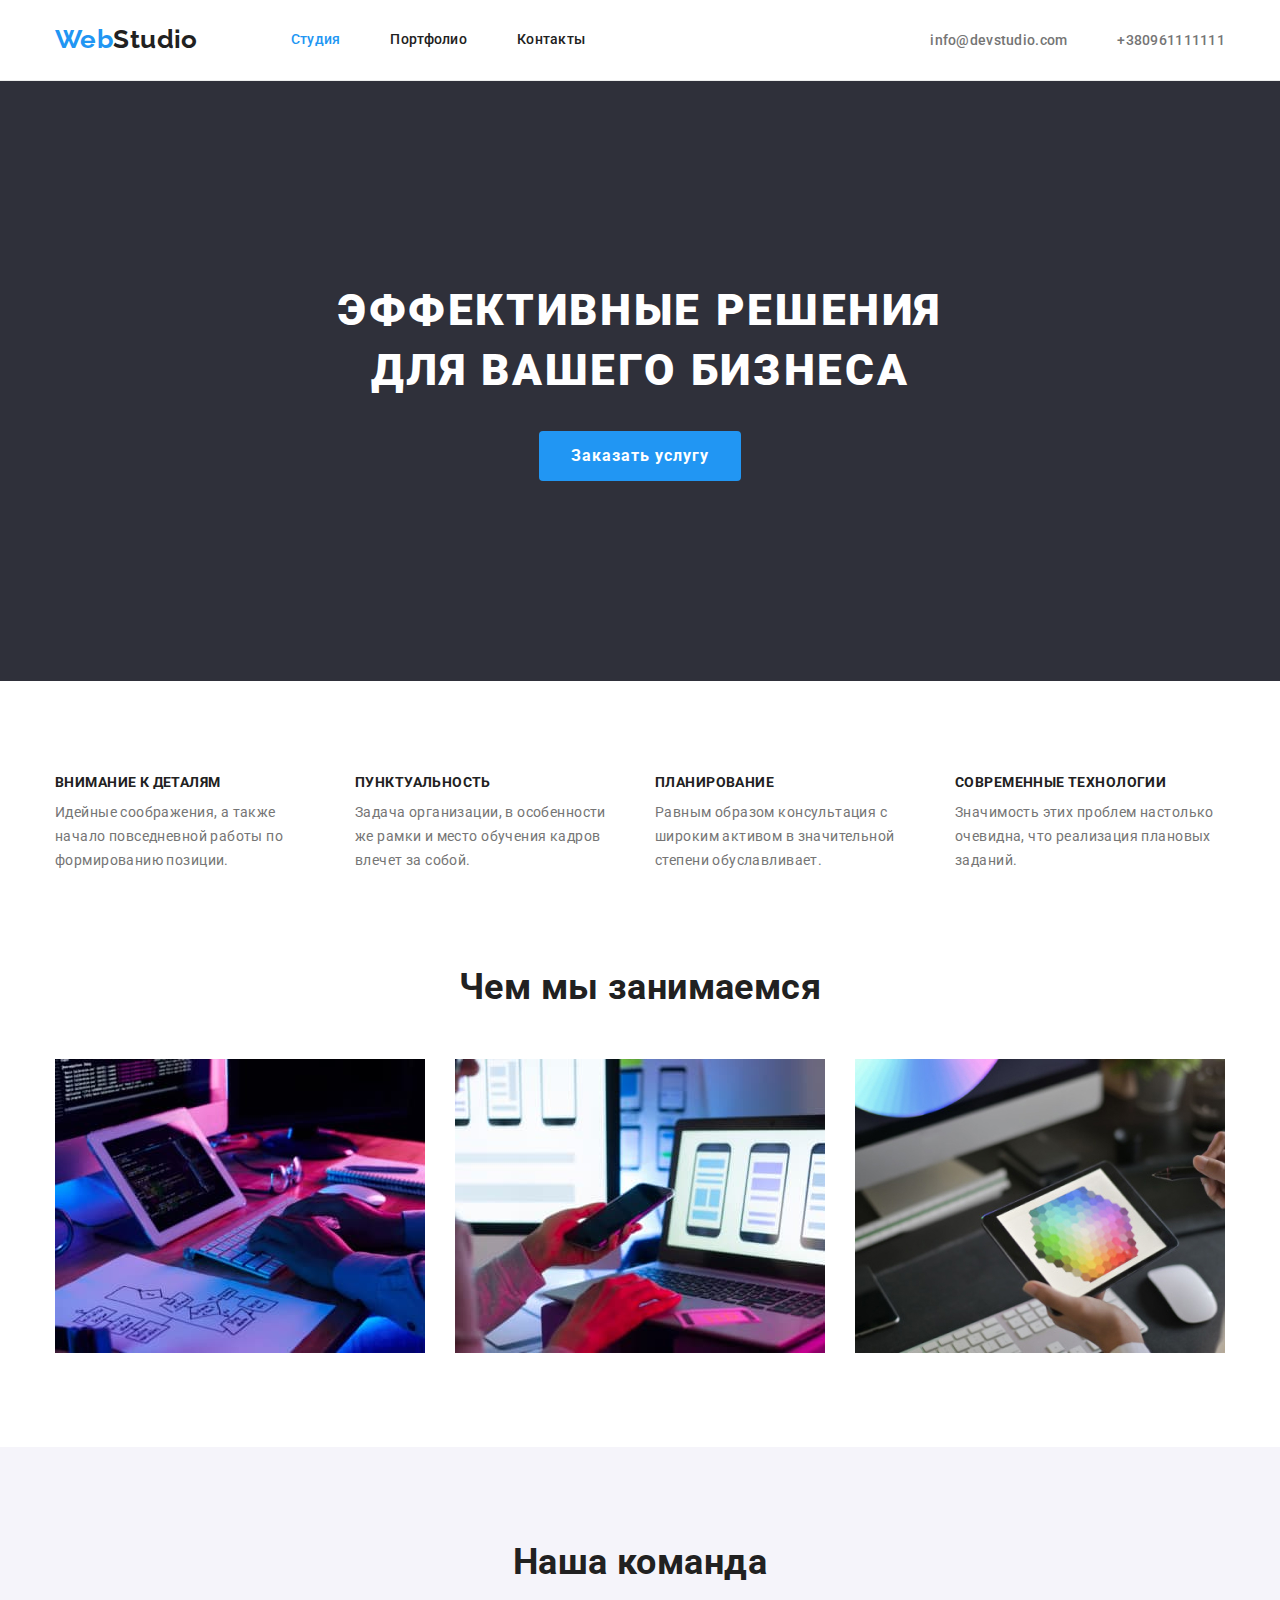
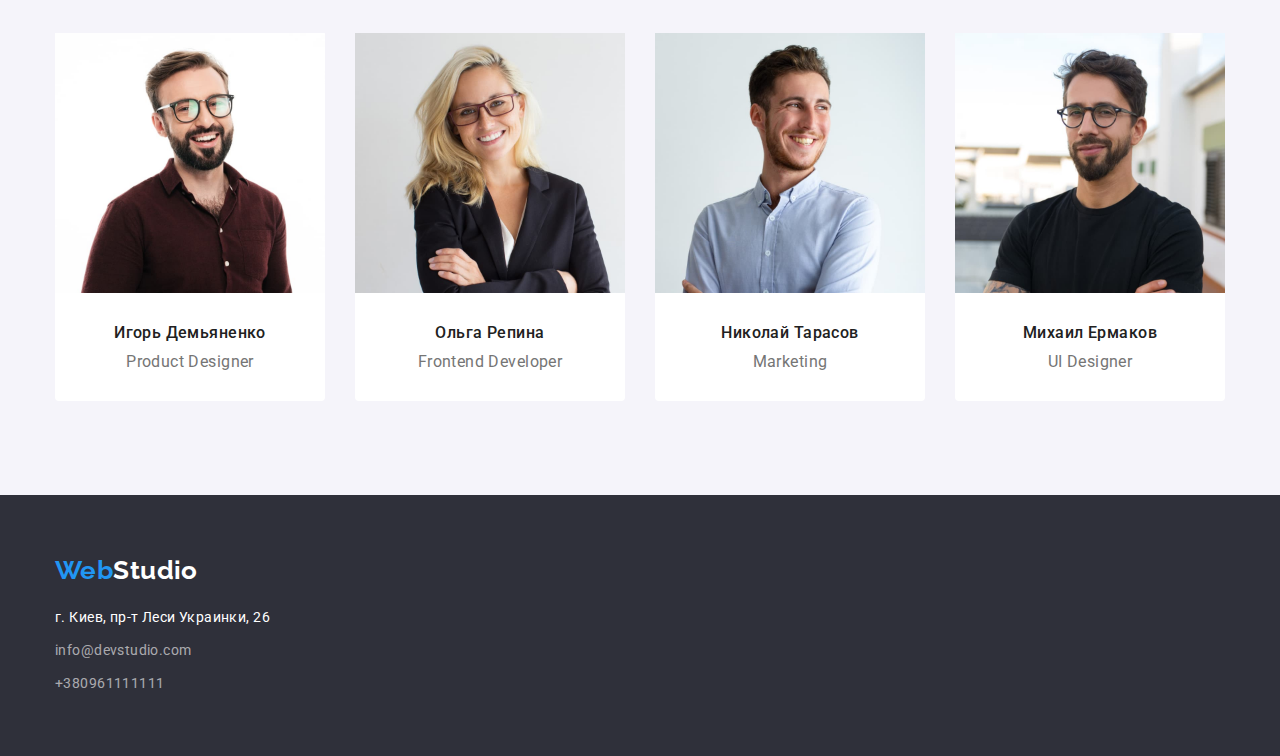
<file: index.html>
<!DOCTYPE html>
<html lang="ru">
  <head>
    <meta charset="UTF-8" />
    <meta http-equiv="X-UA-Compatible" content="IE=edge" />
    <meta name="viewport" content="width=device-width, initial-scale=1.0" />
    <title>Студия</title>
    <link rel="preconnect" href="https://fonts.googleapis.com" />
    <link rel="preconnect" href="https://fonts.gstatic.com" crossorigin />
    <link
      href="https://fonts.googleapis.com/css2?family=Raleway:wght@700&family=Roboto:wght@400;500;700;900&display=swap"
      rel="stylesheet"
    />
    <link
      rel="stylesheet"
      href="https://cdnjs.cloudflare.com/ajax/libs/modern-normalize/1.1.0/modern-normalize.min.css"
    />
    <link rel="stylesheet" href="./css/styles.css" />
  </head>

  <body>
    <!--Шапка сайта-->
    <header class="header">
      <div class="container main-nav">
        <nav class="nav">
          <a href="./index.html" class="logo"><span class="accent">Web</span>Studio</a>
          <ul class="site-nav list">
            <li class="item">
              <a href="" class="link"><span class="current">Студия</span></a>
            </li>
            <li class="item"><a href="./portfolio.html" class="link">Портфолио</a></li>
            <li class="item"><a href="" class="link">Контакты</a></li>
          </ul>
        </nav>

        <ul class="site-contacts list">
          <li class="item">
            <a href="mailto:info@devstudio.com" class="link">info@devstudio.com</a>
          </li>
          <li class="item"><a href="tel:+380961111111" class="link">+380961111111</a></li>
        </ul>
      </div>
    </header>

    <main>
      <!-- Герой -->

      <section class="hero">
        <h1 class="hero-title list">Эффективные решения для вашего бизнеса</h1>
        <button type="button" class="button"><span class="item">Заказать услугу</span></button>
      </section>

      <!-- Сильные стороны -->

      <section class="section-skills section">
        <div class="container">
          <h2 class="visually-hidden">Сильные стороны</h2>
          <ul class="section-strengths list">
            <li class="text">
              <h3 class="strengths">Внимание к деталям</h3>
              <p class="strengths-item">
                Идейные соображения, а также начало повседневной работы по формированию позиции.
              </p>
            </li>
            <li class="text">
              <h3 class="strengths">Пунктуальность</h3>
              <p class="strengths-item">
                Задача организации, в особенности же рамки и место обучения кадров влечет за собой.
              </p>
            </li>
            <li class="text">
              <h3 class="strengths">Планирование</h3>
              <p class="strengths-item">
                Равным образом консультация с широким активом в значительной степени обуславливает.
              </p>
            </li>

            <li class="text">
              <h3 class="strengths">Современные технологии</h3>
              <p class="strengths-item">
                Значимость этих проблем настолько очевидна, что реализация плановых заданий.
              </p>
            </li>
          </ul>
        </div>
      </section>

      <!-- Портфолио -->
      <section class="section-portfolio section">
        <div class="container">
          <h2 class="section-title">Чем мы занимаемся</h2>
          <ul class="portfolio list">
            <li class="item">
              <img
                class="img"
                src="./images/box1.jpg"
                alt="эскиз заказа на рабочем столе, на котором находится планшет с кодом и руки человека набирающего его"
                width="370"
              />
              <img
                class="img"
                src="./images/box2.jpg"
                alt="ноутбук с дизайнами мобильных телефоном и человек держащий телефон"
                width="370"
              />
              <img
                class="img"
                src="./images/box3.jpg"
                alt="планшет в руках, на котором изображен некий рисунок"
                width="370"
              />
            </li>
          </ul>
        </div>
      </section>

      <!-- Команда -->
      <section class="section-team section">
        <div class="container">
          <h2 class="section-title">Наша команда</h2>
          <ul class="team list">
            <li class="member">
              <img class="img" src="./images/Igor.jpg" alt="фото человека" width="270" />
              <div class="text">
                <h3 class="name">Игорь Демьяненко</h3>
                <p class="profession">Product Designer</p>
              </div>
            </li>
            <li class="member">
              <img class="img" src="./images/Olga.jpg" alt="фото человека" width="270" />
              <div class="text">
                <h3 class="name">Ольга Репина</h3>
                <p class="profession">Frontend Developer</p>
              </div>
            </li>
            <li class="member">
              <img class="img" src="./images/Nikolay.jpg" alt="фото человека" width="270" />
              <div class="text">
                <h3 class="name">Николай Тарасов</h3>
                <p class="profession">Marketing</p>
              </div>
            </li>
            <li class="member">
              <img class="img" src="./images/Mihail.jpg" alt="фото человека" width="270" />
              <div class="text">
                <h3 class="name">Михаил Ермаков</h3>
                <p class="profession">UI Designer</p>
              </div>
            </li>
          </ul>
        </div>
      </section>
    </main>

    <!-- Футер -->
    <footer class="footer">
      <div class="container">
        <a class="logo-secondary" href=""><span class="accent">Web</span>Studio</a>
        <address>
          <ul class="address list">
            <li class="text">г. Киев, пр-т Леси Украинки, 26</li>
            <li class="mail">
              <a class="link" href="mailto:info@devstudio.com">info@devstudio.com</a>
            </li>
            <li class="tel"><a class="link" href="tel:+380961111111">+380961111111</a></li>
          </ul>
        </address>
      </div>
    </footer>
  </body>
</html>
</file>
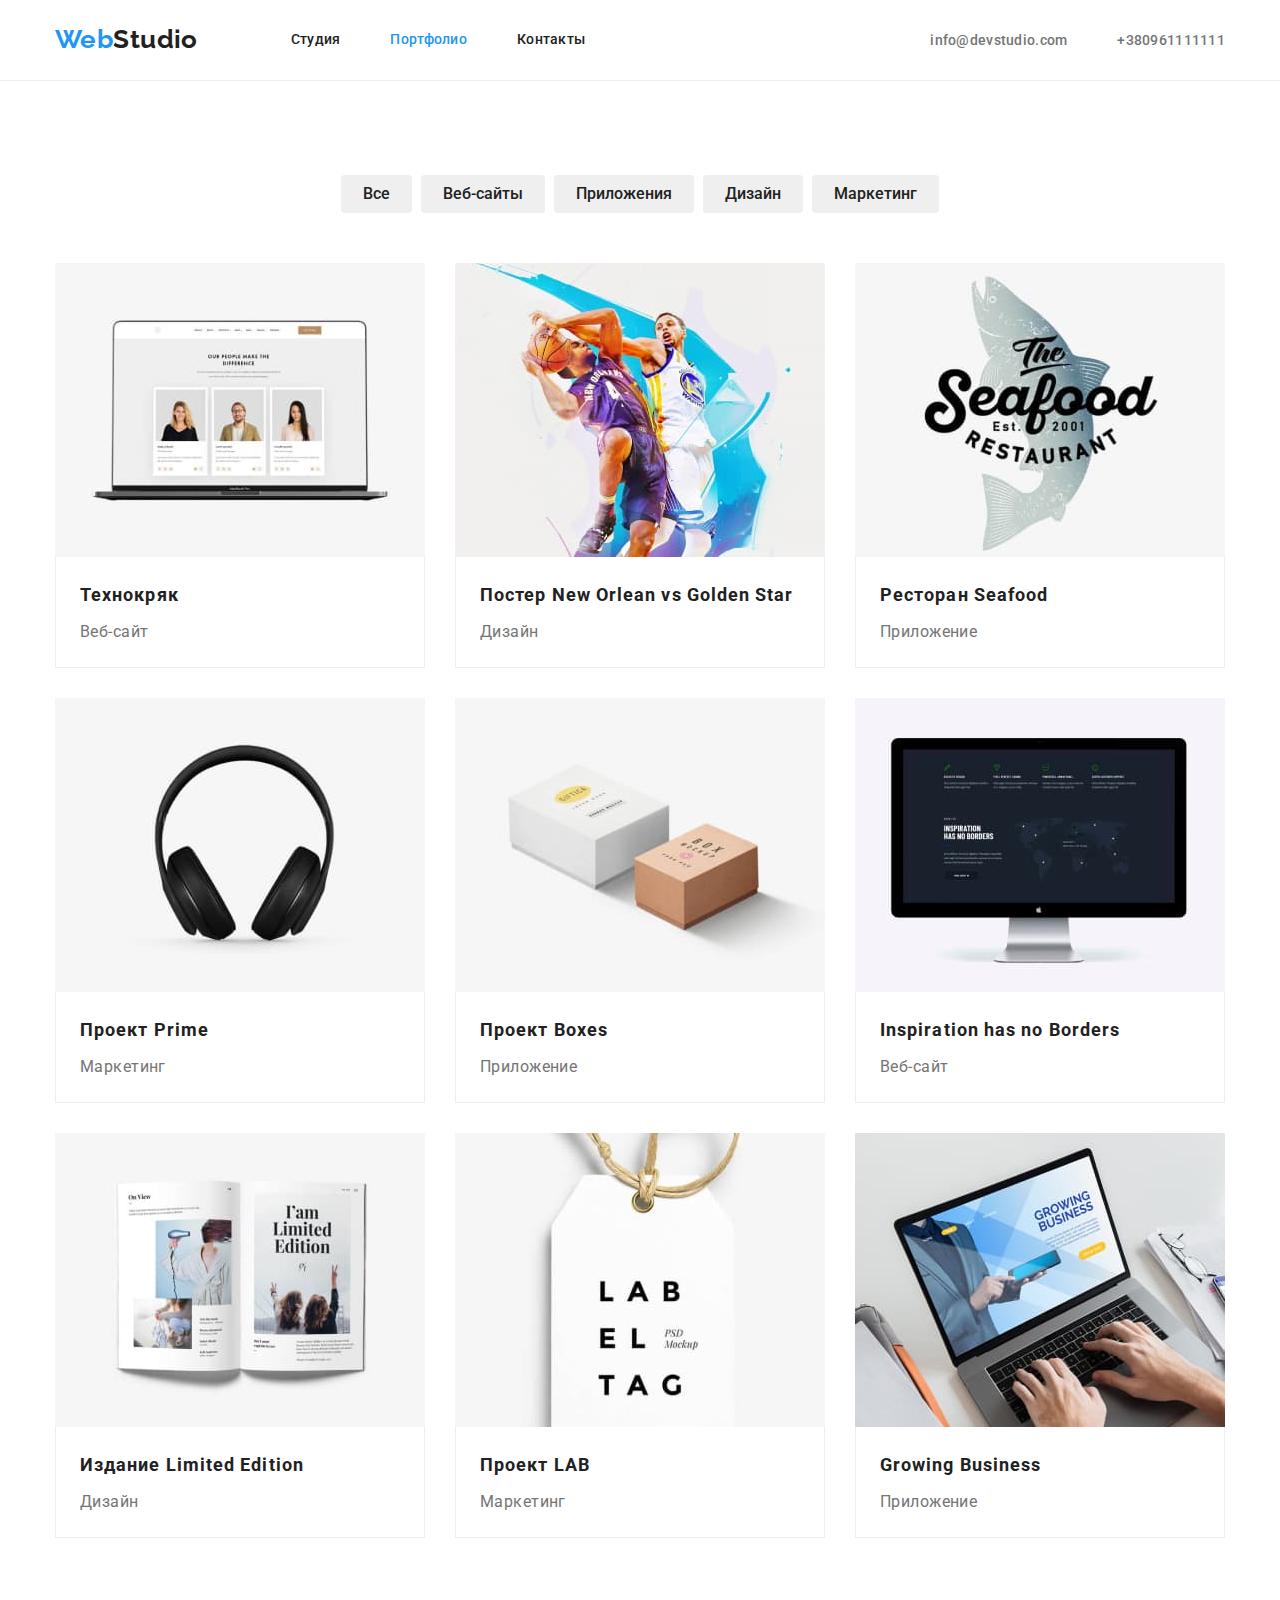
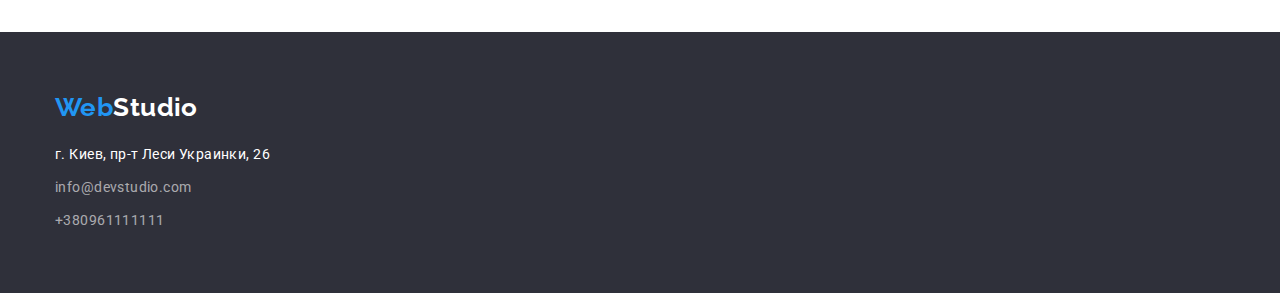
<file: portfolio.html>
<!DOCTYPE html>
<html lang="ru">
  <head>
    <meta charset="UTF-8" />
    <meta http-equiv="X-UA-Compatible" content="IE=edge" />
    <meta name="viewport" content="width=device-width, initial-scale=1.0" />
    <title>Portfolio</title>
    <link rel="preconnect" href="https://fonts.googleapis.com" />
    <link rel="preconnect" href="https://fonts.gstatic.com" crossorigin />
    <link
      href="https://fonts.googleapis.com/css2?family=Raleway:wght@700&family=Roboto:wght@400;500;700;900&display=swap"
      rel="stylesheet"
    />
    <link
      rel="stylesheet"
      href="https://cdnjs.cloudflare.com/ajax/libs/modern-normalize/1.1.0/modern-normalize.min.css"
    />
    <link rel="stylesheet" href="./css/styles.css" />
  </head>

  <body>
    <!--Шапка сайта-->
    <header class="header">
      <div class="container main-nav">
        <nav class="nav">
          <a href="./index.html" class="logo"><span class="accent">Web</span>Studio</a>
          <ul class="site-nav list">
            <li class="item">
              <a href="./index.html" class="link">Студия</a>
            </li>
            <li class="item">
              <a href="./portfolio.html" class="link"><span class="current">Портфолио</span></a>
            </li>
            <li class="item"><a href="" class="link">Контакты</a></li>
          </ul>
        </nav>

        <ul class="site-contacts list">
          <li class="item">
            <a href="mailto:info@devstudio.com" class="link">info@devstudio.com</a>
          </li>
          <li class="item"><a href="tel:+380961111111" class="link">+380961111111</a></li>
        </ul>
      </div>
    </header>

    <main>
      <!-- Портфолио -->
      <section class="section">
        <div class="container">
          <!-- Герой -->
          <h1 class="visually-hidden">Портфолио</h1>
          <!-- Фильтр -->
          <ul class="filter list">
            <li class="item"><button type="button" class="filter-button">Все</button></li>
            <li class="item">
              <button type="button" class="filter-button">Веб-сайты</button>
            </li>
            <li class="item">
              <button type="button" class="filter-button">Приложения</button>
            </li>
            <li class="item"><button type="button" class="filter-button">Дизайн</button></li>
            <li class="item">
              <button type="button" class="filter-button">Маркетинг</button>
            </li>
          </ul>
          <!-- Проекты -->
          <ul class="portfolio list">
            <li class="portfolio-list">
              <a href="" class="link">
                <img
                  class="img"
                  src="./images/Portfolio-1.jpg"
                  alt="Ноутбук"
                  width="370"
                  height="294"
                />
                <div class="portfolio-title">
                  <h2 class="title">Технокряк</h2>
                  <p class="text">Веб-сайт</p>
                </div>
              </a>
            </li>
            <li class="portfolio-list">
              <a href="" class="link">
                <img
                  class="img"
                  src="./images/Portfolio-2.jpg"
                  alt="Баскетболисты"
                  width="370"
                  height="294"
                />
                <div class="portfolio-title">
                  <h2 class="title">Постер New Orlean vs Golden Star</h2>
                  <p class="text">Дизайн</p>
                </div>
              </a>
            </li>
            <li class="portfolio-list">
              <a href="" class="link">
                <img
                  class="img"
                  src="./images/Portfolio-3.jpg"
                  alt="Логотип рыбного ресторана"
                  width="370"
                  height="294"
                />
                <div class="portfolio-title">
                  <h2 class="title">Ресторан Seafood</h2>
                  <p class="text">Приложение</p>
                </div>
              </a>
            </li>
            <li class="portfolio-list">
              <a href="" class="link">
                <img
                  class="img"
                  src="./images/Portfolio-4.jpg"
                  alt="Наушники"
                  width="370"
                  height="294"
                />
                <div class="portfolio-title">
                  <h2 class="title">Проект Prime</h2>
                  <p class="text">Маркетинг</p>
                </div>
              </a>
            </li>
            <li class="portfolio-list">
              <a href="" class="link">
                <img
                  class="img"
                  src="./images/Portfolio-5.jpg"
                  alt="Коробки"
                  width="370"
                  height="294"
                />
                <div class="portfolio-title">
                  <h2 class="title">Проект Boxes</h2>
                  <p class="text">Приложение</p>
                </div>
              </a>
            </li>
            <li class="portfolio-list">
              <a href="" class="link">
                <img
                  class="img"
                  src="./images/Portfolio-6.jpg"
                  alt="Монитор"
                  width="370"
                  height="294"
                />
                <div class="portfolio-title">
                  <h2 class="title">Inspiration has no Borders</h2>
                  <p class="text">Веб-сайт</p>
                </div>
              </a>
            </li>
            <li class="portfolio-list">
              <a href="" class="link">
                <img
                  class="img"
                  src="./images/Portfolio-7.jpg"
                  alt="Журнал"
                  width="370"
                  height="294"
                />
                <div class="portfolio-title">
                  <h2 class="title">Издание Limited Edition</h2>
                  <p class="text">Дизайн</p>
                </div>
              </a>
            </li>
            <li class="portfolio-list">
              <a href="" class="link">
                <img
                  class="img"
                  src="./images/Portfolio-8.jpg"
                  alt="Этикетка"
                  width="370"
                  height="294"
                />
                <div class="portfolio-title">
                  <h2 class="title">Проект LAB</h2>
                  <p class="text">Маркетинг</p>
                </div>
              </a>
            </li>
            <li class="portfolio-list">
              <a href="" class="link">
                <img
                  class="img"
                  src="./images/Portfolio-9.jpg"
                  alt="Ноутбук"
                  width="370"
                  height="294"
                />
                <div class="portfolio-title">
                  <h2 class="title">Growing Business</h2>
                  <p class="text">Приложение</p>
                </div>
              </a>
            </li>
          </ul>
        </div>
      </section>
    </main>

    <!-- Футер -->
    <footer class="footer">
      <div class="container">
        <a class="logo-secondary" href=""><span class="accent">Web</span>Studio</a>
        <address>
          <ul class="address list">
            <li class="text">г. Киев, пр-т Леси Украинки, 26</li>
            <li class="mail">
              <a class="link" href="mailto:info@devstudio.com">info@devstudio.com</a>
            </li>
            <li class="tel"><a class="link" href="tel:+380961111111">+380961111111</a></li>
          </ul>
        </address>
      </div>
    </footer>
  </body>
</html>
</file>
<file: css/styles.css>
/* основной цвет текста #757575 */
/* вторичный цвет #212121 */
/* цвет подсветки #2196F3 */
/* цвет фона #E5E5E5 */

:root {
    --primary-text-color: #757575;
    --title-text-color: #212121;
    --accent-color: #2196F3;
    --secondary-text-color: #FFFFFF;
    --accent-bg-color: #F5F4FA;
    --address-color: rgba(255, 255, 255, 0.6);
    --secondary-bg-text: #2F303A;
    --border-color: #EEEEEE;
    --border-color-line: #ECECEC;
}

body {
    background-color: var(--secondary-text-color);
    color: var(--primary-text-color);
    font-family: Roboto, sans-serif;
    font-size: 14px;
    letter-spacing: 0.03em;
}

/* Utilities */

.portfolio .link,
.site-nav .link,
.site-contacts .link,
.address .link {
    text-decoration: none;
}

h1,
h2,
h3,
h4,
h5,
h6,
p {
    padding: 0;
    margin: 0;
}

.visually-hidden {
    position: absolute;
    width: 1px;
    height: 1px;
    margin: -1px;
    padding: 0;
    overflow: hidden;
    border: 0;
    clip: rect(0 0 0 0);
}

.section-main {
    margin-top: 94px;
}

.section {
    padding-top: 94px;
    padding-bottom: 94px;
}


/* Header */

.header {
    border-bottom-width: 1px;
    border-bottom-style: solid;
    border-bottom-color: var(--border-color-line);
}

.main-nav,
.nav {
    display: flex;
    align-items: center;
}

.header .container {
    margin-left: auto;
    margin-right: auto;

}



/* logo */

.logo {
    color: var(--title-text-color);
    text-decoration: none;

    font-family: Raleway, sans-serif;
    font-weight: 700;
    font-size: 26px;
    line-height: 1.2;

}


.accent {
    color: var(--accent-color);
}

.list {
    list-style: none;
    padding: 0;
    margin: 0;
}

/* navigation */
.site-nav {
    display: flex;
    margin-left: 93px;
}

.site-contacts {
    display: flex;
    margin-left: auto;
}


.site-nav .item:not(:last-child) {
    margin-right: 50px;
}

.site-contacts .item+.item {
    margin-left: 50px;
}

.site-nav .link {
    display: block;
    padding-top: 32px;
    padding-bottom: 32px;

    color: var(--title-text-color);
    font-weight: 500;
    line-height: 1.14;
    letter-spacing: 0.02em;


}

.site-nav .link:hover,
.site-nav .link:focus,
.site-contacts .link:hover,
.site-contacts .link:focus {
    color: var(--accent-color);
}

.site-nav .current {
    color: var(--accent-color);
}

.site-contacts .link {
    color: var(--primary-text-color);
    font-weight: 500;
    line-height: 1.14;
    letter-spacing: 0.02em;
}

/* hero */
.hero {
    background-color: var(--secondary-bg-text);
    text-align: center;
    padding-bottom: 200px;
    padding-top: 200px;

}

.hero-title {
    margin: auto;
    margin-bottom: 30px;

    color: var(--secondary-text-color);
    font-weight: 900;
    font-size: 44px;
    line-height: 1.36;
    letter-spacing: 0.06em;
    text-transform: uppercase;
    width: 696px;
}


/* Button */

.button {
    border-radius: 4px;
    padding: 10px 32px;
    display: inline-block;

    color: var(--secondary-text-color);
    background-color: var(--accent-color);
    font-family: inherit;
    font-weight: 700;
    font-size: 16px;
    line-height: 1.88;
    letter-spacing: 0.06em;
    border: none;
}

/* section */




.container {
    width: 1200px;
    padding-right: 15px;
    padding-left: 15px;
    margin-left: auto;
    margin-right: auto;
}

.section-title {
    color: var(--title-text-color);
    font-weight: 700;
    font-size: 36px;
    line-height: 1.17;
    text-align: center;
}

.section-strengths {
    display: flex;

    margin-left: auto;
    margin-right: auto;
    margin-bottom: 10;
}

.section-strengths .strengths-item {
    font-size: 14px;
    line-height: 1.71;
    color: var(--primary-text-color);
    /* margin-bottom: 94px; */
}

.section-skills .strengths {
    color: var(--title-text-color);
    font-weight: 700;
    font-size: 14px;
    line-height: 1.14;
    text-transform: uppercase;

    margin-bottom: 10px;

}

.section-strengths .text+.text {
    margin-left: 30px;
}

.section-strengths .text {
    width: 270px;

}


/* Portfolio main */

.section-portfolio {
    padding-top: 0;
}

.portfolio .item {
    display: flex;
    flex-wrap: wrap;
}

.section-portfolio .img+.img {
    margin-left: 30px;
}


.section-portfolio .section-title {
    margin-bottom: 50px;
}

.section-portfolio .img {
    display: block;
    max-width: 100%;
    height: auto;
}

/* Team */

.section-team {
    background-color: var(--accent-bg-color);

}

.section-team .section-title {
    margin-bottom: 50px;

}

.section-team .team {
    display: flex;
}

.section-team .img {
    display: block;
    max-width: 100%;
    height: auto;
}

.section-team .member {
    background-color: var(--secondary-text-color);
    border-radius: 0px 0px 4px 4px;
}

.team .text {
    margin-top: 30px;
    margin-bottom: 30px;
}


.section-team .name {
    color: var(--title-text-color);
    font-weight: 500;
    font-size: 16px;
    line-height: 1.19;
    text-align: center;
}

.section-team .profession {


    color: var(--primary-text-color);
    font-size: 16px;
    line-height: 1.19;
    text-align: center;
}

.section-team .member:not(:last-child) {
    margin-right: 30px;
}

.section-team .name {
    margin-bottom: 10px;
}

/* Footer */

.footer {
    background-color: var(--secondary-bg-text);
    padding-top: 60px;
    padding-bottom: 60px;

}



.container .logo-secondary {
    color: var(--secondary-text-color);
    text-decoration: none;

    font-family: Raleway, sans-serif;
    font-weight: 700;
    font-size: 26px;
    line-height: 1.2;
}


/* Address */

.address {
    margin-top: 20px;
}

.address .text {
    color: var(--secondary-text-color);
    font-style: normal;
    line-height: 1.71;

    margin-bottom: 9px;
}

.address .link {
    color: var(--address-color);
    font-style: normal;
    line-height: 1.71;
}

.address .mail {
    margin-bottom: 9px;
}

/* Filter */

.filter {
    margin-bottom: 50px;
}

.filter-button {
    padding: 6px 22px;

    color: var(--title-text-color);
    font-family: inherit;
    cursor: pointer;
    font-weight: 500;
    font-size: 16px;
    line-height: 1.62;
    border: none;
    border-radius: 4px;
}

.filter-button:hover,
.filter-button:focus {
    background-color: var(--accent-color);
    color: var(--secondary-text-color);
}

.container .filter {
    display: flex;
    align-items: center;
    justify-content: center;

}

.filter .item+.item {
    margin-left: 9px;
}

/* Portfolio */

.portfolio {
    display: flex;
    flex-wrap: wrap;
}

.portfolio-list .img {
    display: flex;
}

.portfolio-list {

    margin-right: 30px;
    margin-bottom: 30px;
}

.portfolio-list {
    box-sizing: border-box;

}

.portfolio-list:nth-last-child(-n + 3) {
    margin-bottom: 0;
}



.portfolio-list:nth-child(3n) {
    margin-right: 0;
}

.portfolio .portfolio-title {
    padding-top: 20px;
    padding-bottom: 20px;
    padding-left: 24px;
    /* border-right: 1px solid var(--border-color);
  border-bottom: 1px solid var(--border-color);
  border-left: 1px solid var(--border-color); */

    border: 1px solid var(--border-color);
    border-top: none;
}



.portfolio .title {
    margin-bottom: 4px;


    color: var(--title-text-color);
    font-weight: 700;
    font-size: 18px;
    line-height: 2;
    letter-spacing: 0.06em;
}

.portfolio .text {

    color: var(--primary-text-color);
    font-size: 16px;
    line-height: 1.88;
}
</file>
